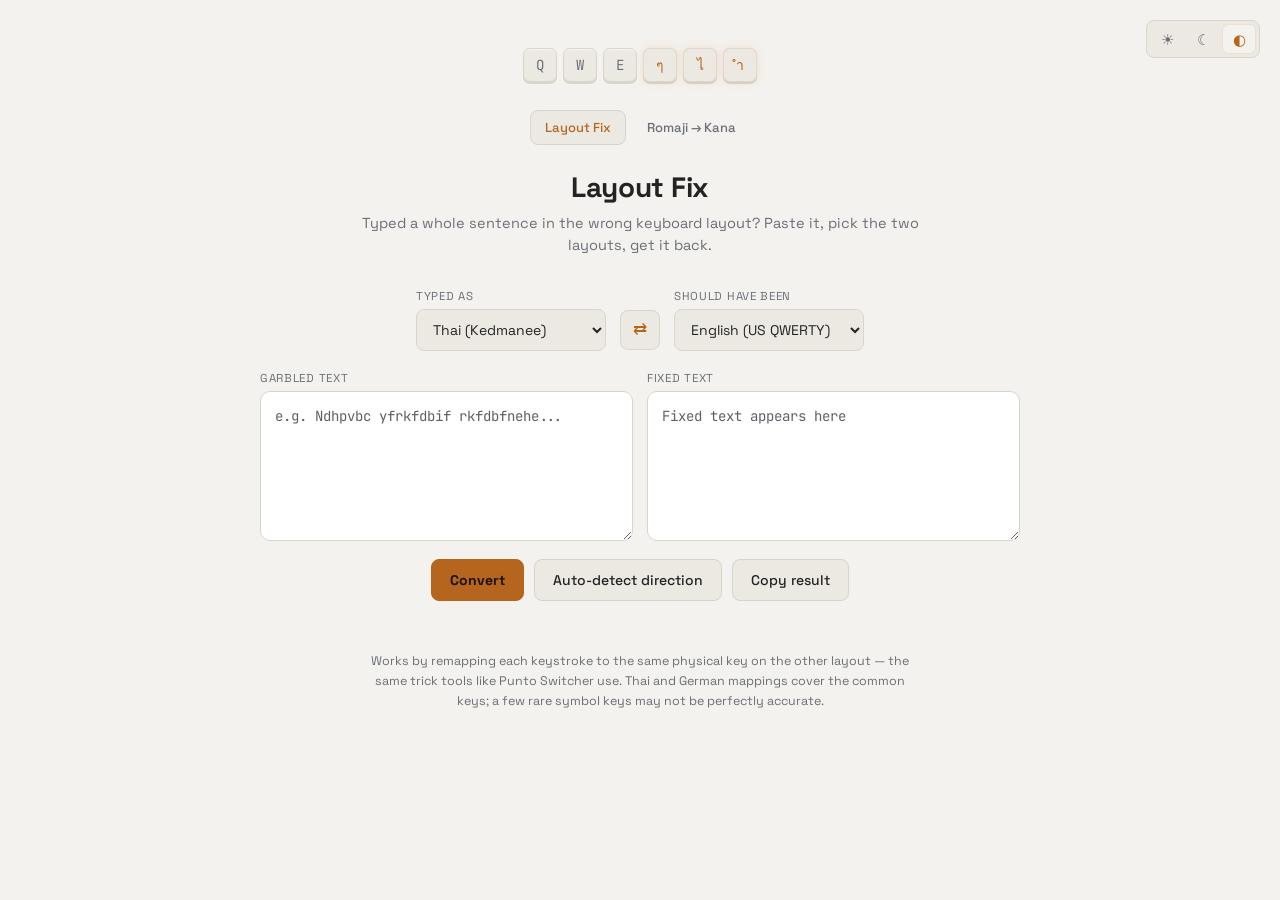
<file: index.html>
<!DOCTYPE html>
<html lang="en">
<head>
<meta charset="UTF-8">
<meta name="viewport" content="width=device-width, initial-scale=1.0">
<title>Layout Fix — wrong-keyboard-language fixer</title>
<link rel="stylesheet" href="style.css">
<script>
  // Apply saved theme before first paint to avoid a flash of the wrong theme.
  // Full toggle logic (with the light/dark/system control) lives in theme.js.
  (function () {
    var saved = localStorage.getItem('theme');
    if (saved === 'light' || saved === 'dark') {
      document.documentElement.setAttribute('data-theme', saved);
    }
  })();
</script>
</head>
<body>

  <div class="theme-toggle" role="group" aria-label="Theme">
    <button id="themeLight" title="Light" aria-label="Light theme">☀</button>
    <button id="themeDark" title="Dark" aria-label="Dark theme">☾</button>
    <button id="themeSystem" title="System" aria-label="Match system theme">◐</button>
  </div>

  <div class="key-row" aria-hidden="true">
    <span class="cap">Q</span><span class="cap">W</span><span class="cap">E</span>
    <span class="cap swapped">ๆ</span><span class="cap swapped">ไ</span><span class="cap swapped">ำ</span>
  </div>

  <nav class="tool-nav">
    <a href="index.html" class="active">Layout Fix</a>
    <a href="romaji.html">Romaji → Kana</a>
  </nav>

  <header>
    <h1>Layout Fix</h1>
    <p class="sub">Typed a whole sentence in the wrong keyboard layout? Paste it, pick the two layouts, get it back.</p>
  </header>

  <main>
    <div class="controls">
      <div class="field">
        <label for="fromLayout">Typed as</label>
        <select id="fromLayout"></select>
      </div>

      <button id="swapBtn" class="icon-btn" title="Swap layouts" aria-label="Swap layouts">⇄</button>

      <div class="field">
        <label for="toLayout">Should have been</label>
        <select id="toLayout"></select>
      </div>
    </div>

    <div class="panes">
      <div class="pane">
        <label for="input">Garbled text</label>
        <textarea id="input" placeholder="e.g. Ndhpvbc yfrkfdbif rkfdbfnehe..." spellcheck="false"></textarea>
      </div>
      <div class="pane">
        <label for="output">Fixed text</label>
        <textarea id="output" placeholder="Fixed text appears here" spellcheck="false" readonly></textarea>
      </div>
    </div>

    <div class="actions">
      <button id="convertBtn" class="primary">Convert</button>
      <button id="autoBtn">Auto-detect direction</button>
      <button id="copyBtn">Copy result</button>
    </div>

    <p id="meta" class="meta" role="status"></p>

    <p class="note">
      Works by remapping each keystroke to the same physical key on the other layout — the same trick tools like Punto Switcher use.
      Thai and German mappings cover the common keys; a few rare symbol keys may not be perfectly accurate.
    </p>
  </main>

  <script src="layouts.js"></script>
  <script src="theme.js"></script>
  <script src="script.js"></script>
</body>
</html>
</file>
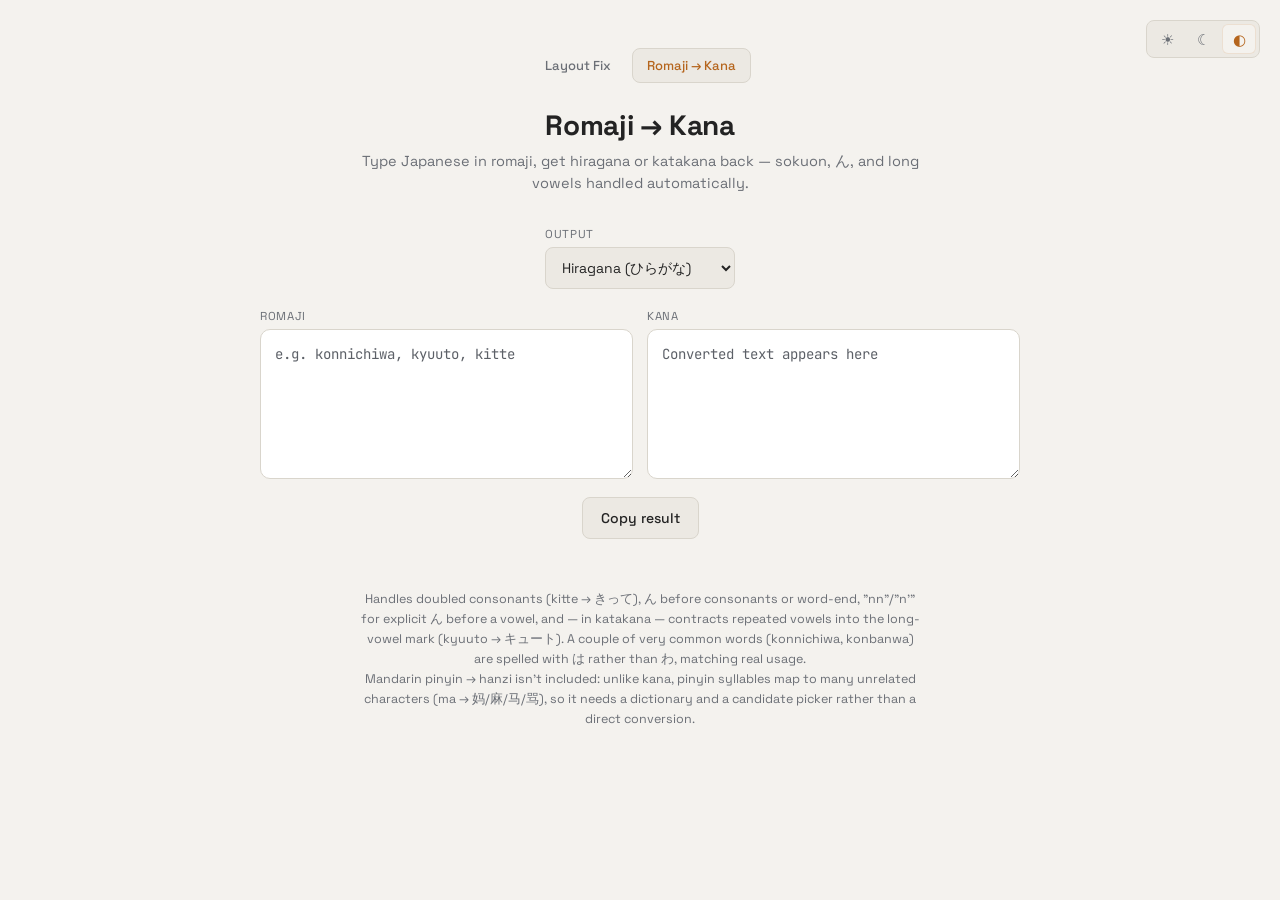
<file: romaji.html>
<!DOCTYPE html>
<html lang="en">
<head>
<meta charset="UTF-8">
<meta name="viewport" content="width=device-width, initial-scale=1.0">
<title>Romaji → Kana converter</title>
<link rel="stylesheet" href="style.css">
<script>
  (function () {
    var saved = localStorage.getItem('theme');
    if (saved === 'light' || saved === 'dark') {
      document.documentElement.setAttribute('data-theme', saved);
    }
  })();
</script>
</head>
<body>

  <div class="theme-toggle" role="group" aria-label="Theme">
    <button id="themeLight" title="Light" aria-label="Light theme">☀</button>
    <button id="themeDark" title="Dark" aria-label="Dark theme">☾</button>
    <button id="themeSystem" title="System" aria-label="Match system theme">◐</button>
  </div>

  <nav class="tool-nav">
    <a href="index.html">Layout Fix</a>
    <a href="romaji.html" class="active">Romaji → Kana</a>
  </nav>

  <header>
    <h1>Romaji → Kana</h1>
    <p class="sub">Type Japanese in romaji, get hiragana or katakana back — sokuon, ん, and long vowels handled automatically.</p>
  </header>

  <main>
    <div class="controls">
      <div class="field">
        <label for="kanaType">Output</label>
        <select id="kanaType">
          <option value="hiragana">Hiragana (ひらがな)</option>
          <option value="katakana">Katakana (カタカナ)</option>
        </select>
      </div>
    </div>

    <div class="panes">
      <div class="pane">
        <label for="romajiInput">Romaji</label>
        <textarea id="romajiInput" placeholder="e.g. konnichiwa, kyuuto, kitte" spellcheck="false"></textarea>
      </div>
      <div class="pane">
        <label for="kanaOutput">Kana</label>
        <textarea id="kanaOutput" placeholder="Converted text appears here" spellcheck="false" readonly></textarea>
      </div>
    </div>

    <div class="actions">
      <button id="copyBtn">Copy result</button>
    </div>

    <p id="meta" class="meta" role="status"></p>

    <p class="note">
      Handles doubled consonants (kitte → きって), ん before consonants or word-end, "nn"/"n'" for explicit ん before a vowel, and — in katakana — contracts repeated vowels into the long-vowel mark (kyuuto → キュート).
      A couple of very common words (konnichiwa, konbanwa) are spelled with は rather than わ, matching real usage.
    </p>
    <p class="note">
      Mandarin pinyin → hanzi isn't included: unlike kana, pinyin syllables map to many unrelated characters (ma → 妈/麻/马/骂), so it needs a dictionary and a candidate picker rather than a direct conversion.
    </p>
  </main>

  <script src="kana-data.js"></script>
  <script src="kana.js"></script>
  <script src="theme.js"></script>
  <script>
    const romajiInput = document.getElementById('romajiInput');
    const kanaOutput = document.getElementById('kanaOutput');
    const kanaType = document.getElementById('kanaType');
    const copyBtn = document.getElementById('copyBtn');
    const meta = document.getElementById('meta');

    function convert() {
      const text = romajiInput.value;
      if (!text) { kanaOutput.value = ''; meta.textContent = ''; return; }
      kanaOutput.value = romajiToKana(text, kanaType.value);
      meta.textContent = 'Converted.';
    }

    romajiInput.addEventListener('input', convert);
    kanaType.addEventListener('change', convert);
    copyBtn.addEventListener('click', () => {
      if (!kanaOutput.value) return;
      navigator.clipboard.writeText(kanaOutput.value).then(() => {
        const original = copyBtn.textContent;
        copyBtn.textContent = 'Copied';
        setTimeout(() => { copyBtn.textContent = original; }, 1200);
      });
    });
  </script>
</body>
</html>
</file>
<file: style.css>
@import url('https://fonts.googleapis.com/css2?family=Space+Grotesk:wght@500;700&family=JetBrains+Mono:wght@400;500&display=swap');

:root {
  --amber: #ffb454;
  --amber-dim: #ffb45433;
}

/* Dark palette (default) */
:root,
[data-theme="dark"] {
  --bg: #17181a;
  --panel: #202226;
  --key: #2a2d32;
  --key-border: #3a3e45;
  --text: #e8e6e1;
  --text-dim: #9a9ea6;
  --shadow-1: #101113;
  --shadow-2: #3a3e4550;
}

/* Light palette */
[data-theme="light"] {
  --bg: #f4f2ee;
  --panel: #ffffff;
  --key: #ece9e3;
  --key-border: #d9d5cc;
  --text: #232323;
  --text-dim: #6b6f76;
  --amber: #b5651d;
  --amber-dim: #b5651d22;
  --shadow-1: #d9d5cc;
  --shadow-2: #ffffffa0;
}

/* Follow system preference only when the user hasn't chosen explicitly */
@media (prefers-color-scheme: light) {
  :root:not([data-theme="dark"]) {
    --bg: #f4f2ee;
    --panel: #ffffff;
    --key: #ece9e3;
    --key-border: #d9d5cc;
    --text: #232323;
    --text-dim: #6b6f76;
    --amber: #b5651d;
    --amber-dim: #b5651d22;
    --shadow-1: #d9d5cc;
    --shadow-2: #ffffffa0;
  }
}

* { box-sizing: border-box; }

body {
  margin: 0;
  min-height: 100vh;
  background: var(--bg);
  color: var(--text);
  font-family: 'Space Grotesk', sans-serif;
  display: flex;
  flex-direction: column;
  align-items: center;
  padding: 48px 20px 64px;
  transition: background-color 0.2s ease, color 0.2s ease;
}

/* --- signature element: a little keycap row showing a scrambled -> fixed swap --- */
.key-row {
  display: flex;
  gap: 6px;
  margin-bottom: 28px;
}
.cap {
  width: 34px;
  height: 34px;
  border-radius: 7px;
  background: var(--key);
  border: 1px solid var(--key-border);
  display: flex;
  align-items: center;
  justify-content: center;
  font-family: 'JetBrains Mono', monospace;
  font-size: 14px;
  color: var(--text-dim);
  box-shadow: 0 2px 0 var(--shadow-1), inset 0 1px 0 var(--shadow-2);
}
.cap.swapped {
  color: var(--amber);
  border-color: var(--amber-dim);
  box-shadow: 0 0 10px var(--amber-dim), 0 2px 0 var(--shadow-1);
}

header { text-align: center; max-width: 560px; margin-bottom: 32px; }
h1 {
  font-size: 28px;
  font-weight: 700;
  margin: 0 0 8px;
  letter-spacing: -0.01em;
}
.sub {
  color: var(--text-dim);
  font-size: 14.5px;
  line-height: 1.5;
  margin: 0;
}

main { width: 100%; max-width: 760px; }

.controls {
  display: flex;
  align-items: flex-end;
  justify-content: center;
  gap: 14px;
  margin-bottom: 20px;
  flex-wrap: wrap;
}
.field { display: flex; flex-direction: column; gap: 6px; min-width: 190px; }
.field label {
  font-size: 11.5px;
  text-transform: uppercase;
  letter-spacing: 0.06em;
  color: var(--text-dim);
}
select {
  background: var(--key);
  color: var(--text);
  border: 1px solid var(--key-border);
  border-radius: 8px;
  padding: 10px 12px;
  font-family: 'Space Grotesk', sans-serif;
  font-size: 14px;
}
select:focus, textarea:focus, button:focus {
  outline: 2px solid var(--amber);
  outline-offset: 2px;
}

.icon-btn {
  width: 40px;
  height: 40px;
  padding: 0;
  line-height: 1;
  border-radius: 8px;
  border: 1px solid var(--key-border);
  background: var(--key);
  color: var(--amber);
  font-size: 17px;
  cursor: pointer;
  margin-bottom: 1px;
  display: flex;
  align-items: center;
  justify-content: center;
}
.icon-btn:hover { border-color: var(--amber-dim); }

.panes {
  display: grid;
  grid-template-columns: 1fr 1fr;
  gap: 14px;
  margin-bottom: 18px;
}
@media (max-width: 620px) {
  .panes { grid-template-columns: 1fr; }
}
.pane { display: flex; flex-direction: column; gap: 6px; }
.pane label {
  font-size: 11.5px;
  text-transform: uppercase;
  letter-spacing: 0.06em;
  color: var(--text-dim);
}
textarea {
  width: 100%;
  min-height: 150px;
  resize: vertical;
  background: var(--panel);
  color: var(--text);
  border: 1px solid var(--key-border);
  border-radius: 10px;
  padding: 14px;
  font-family: 'JetBrains Mono', monospace;
  font-size: 14px;
  line-height: 1.5;
}
textarea[readonly] { color: var(--amber); }
textarea::placeholder { color: #5c6067; }

.actions {
  display: flex;
  gap: 10px;
  justify-content: center;
  flex-wrap: wrap;
  margin-bottom: 10px;
}
button {
  cursor: pointer;
  border-radius: 8px;
  padding: 11px 18px;
  font-family: 'Space Grotesk', sans-serif;
  font-size: 14px;
  font-weight: 500;
  border: 1px solid var(--key-border);
  background: var(--key);
  color: var(--text);
  transition: border-color 0.15s ease;
}
button:hover { border-color: var(--amber-dim); }
button.primary {
  background: var(--amber);
  color: #1a1305;
  border-color: var(--amber);
  font-weight: 700;
}
button.primary:hover { filter: brightness(1.05); }

.meta {
  text-align: center;
  min-height: 18px;
  font-size: 13px;
  color: var(--amber);
  margin: 4px 0 22px;
}

.note {
  text-align: center;
  color: var(--text-dim);
  font-size: 12.5px;
  line-height: 1.6;
  max-width: 560px;
  margin: 0 auto;
}

/* --- theme toggle --- */
.theme-toggle {
  position: fixed;
  top: 20px;
  right: 20px;
  display: flex;
  gap: 2px;
  background: var(--key);
  border: 1px solid var(--key-border);
  border-radius: 8px;
  padding: 3px;
}
.theme-toggle button {
  width: 34px;
  height: 30px;
  padding: 0;
  border: none;
  border-radius: 6px;
  background: transparent;
  color: var(--text-dim);
  font-size: 15px;
  display: flex;
  align-items: center;
  justify-content: center;
  line-height: 1;
}
.theme-toggle button:hover { color: var(--text); border-color: transparent; }
.theme-toggle button.active {
  background: var(--bg);
  color: var(--amber);
  box-shadow: inset 0 0 0 1px var(--amber-dim);
}
@media (max-width: 480px) {
  .theme-toggle { position: static; margin-bottom: 20px; }
}

/* --- tool nav --- */
.tool-nav {
  display: flex;
  gap: 6px;
  margin-bottom: 24px;
}
.tool-nav a {
  text-decoration: none;
  color: var(--text-dim);
  font-size: 13px;
  font-weight: 500;
  padding: 8px 14px;
  border-radius: 8px;
  border: 1px solid transparent;
}
.tool-nav a:hover { color: var(--text); }
.tool-nav a.active {
  color: var(--amber);
  background: var(--key);
  border-color: var(--key-border);
}
</file>
